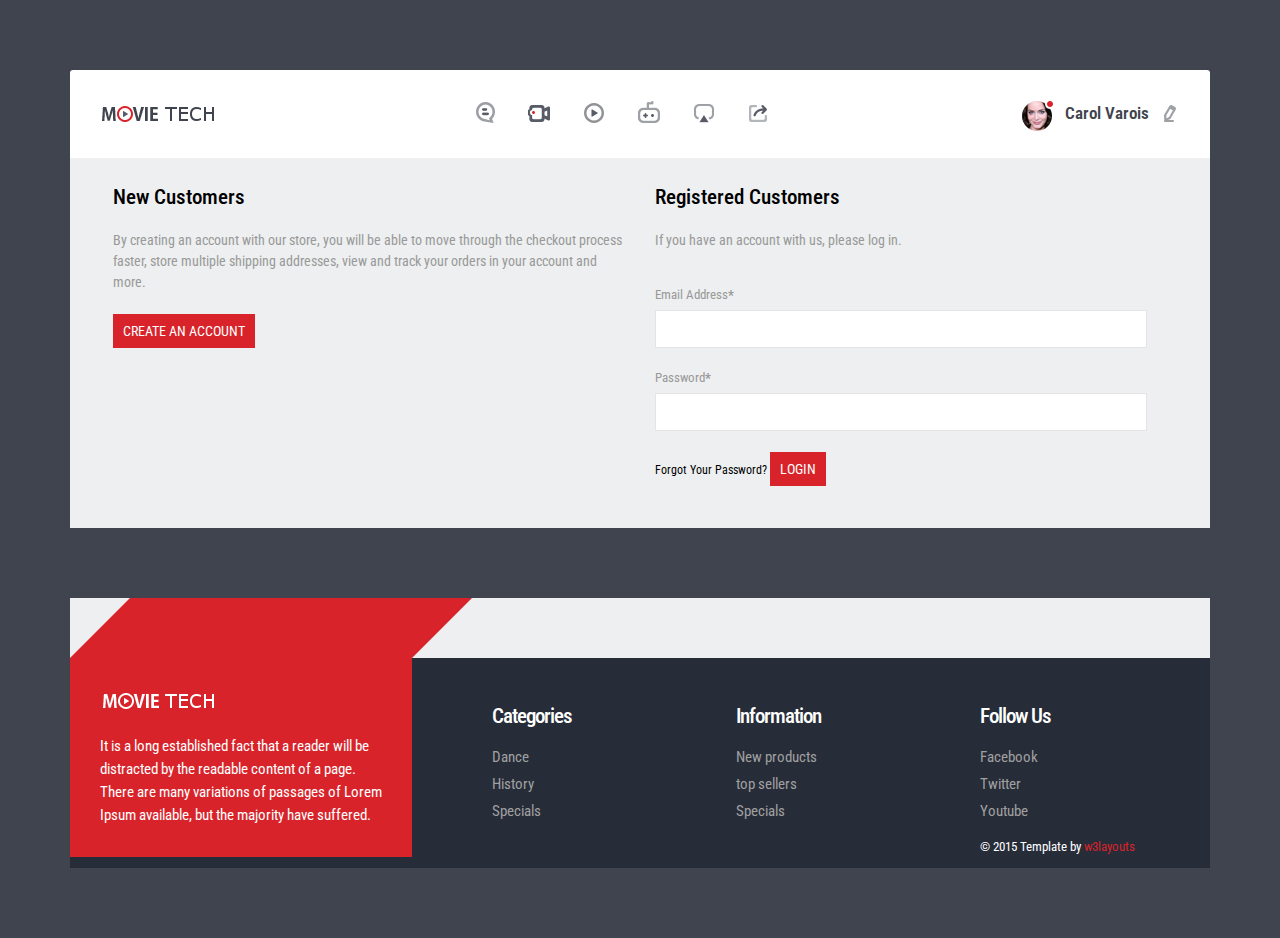
<file: public/login.html>
<!--A Design by W3layouts
Author: W3layout
Author URL: http://w3layouts.com
License: Creative Commons Attribution 3.0 Unported
License URL: http://creativecommons.org/licenses/by/3.0/
-->
<!DOCTYPE HTML>
<html>
<head>
<title>Movie_store A Entertainment Category Flat Bootstarp Resposive Website Template | Login :: w3layouts</title>
<meta name="viewport" content="width=device-width, initial-scale=1">
<meta http-equiv="Content-Type" content="text/html; charset=utf-8" />
<meta name="keywords" content="Movie_store Responsive web template, Bootstrap Web Templates, Flat Web Templates, Andriod Compatible web template, 
Smartphone Compatible web template, free webdesigns for Nokia, Samsung, LG, SonyErricsson, Motorola web design" />
<script type="application/x-javascript"> addEventListener("load", function() { setTimeout(hideURLbar, 0); }, false); function hideURLbar(){ window.scrollTo(0,1); } </script>
<link href="css/bootstrap.css" rel='stylesheet' type='text/css' />
<link href="css/style.css" rel="stylesheet" type="text/css" media="all" />
<!-- start plugins -->
<script type="text/javascript" src="js/jquery-1.11.1.min.js"></script>
<link href='http://fonts.googleapis.com/css?family=Roboto+Condensed:100,200,300,400,500,600,700,800,900' rel='stylesheet' type='text/css'>
</head>
<body>
<div class="container">
	<div class="container_wrap">
		<div class="header_top">
		    <div class="col-sm-3 logo"><a href="index.html"><img src="images/logo.png" alt=""/></a></div>
		    <div class="col-sm-6 nav">
			  <ul>
				 <li> <span class="simptip-position-bottom simptip-movable" data-tooltip="comic"><a href="movie.html"> </a></span></li>
				 <li><span class="simptip-position-bottom simptip-movable" data-tooltip="movie"><a href="movie.html"> </a> </span></li>
				 <li><span class="simptip-position-bottom simptip-movable" data-tooltip="video"><a href="movie.html"> </a></span></li>
				 <li><span class="simptip-position-bottom simptip-movable" data-tooltip="game"><a href="movie.html"> </a></span></li>
				 <li><span class="simptip-position-bottom simptip-movable" data-tooltip="tv"><a href="movie.html"> </a></span></li>
				 <li><span class="simptip-position-bottom simptip-movable" data-tooltip="more"><a href="movie.html"> </a></span></li>
			 </ul>
			</div>
			<div class="col-sm-3 header_right">
			   <ul class="header_right_box">
				 <li><img src="images/p1.png" alt=""/></li>
				 <li><p><a href="login.html">Carol Varois</a></p></li>
				 <li class="last"><i class="edit"> </i></li>
				 <div class="clearfix"> </div>
			   </ul>
			</div>
			<div class="clearfix"> </div>
	      </div>
	      <div class="content">
      	     <div class="register">
			   <div class="col-md-6 login-left">
			  	 <h3>New Customers</h3>
				 <p>By creating an account with our store, you will be able to move through the checkout process faster, store multiple shipping addresses, view and track your orders in your account and more.</p>
				 <a class="acount-btn" href="register.html">Create an Account</a>
			   </div>
			   <div class="col-md-6 login-right">
			  	<h3>Registered Customers</h3>
				<p>If you have an account with us, please log in.</p>
				<form>
				  <div>
					<span>Email Address<label>*</label></span>
					<input type="text"> 
				  </div>
				  <div>
					<span>Password<label>*</label></span>
					<input type="text"> 
				  </div>
				  <a class="forgot" href="#">Forgot Your Password?</a>
				  <input type="submit" value="Login">
			    </form>
			   </div>	
			   <div class="clearfix"> </div>
		     </div>
           </div>
    </div>
</div>
<div class="container"> 
 <footer id="footer">
 	<div id="footer-3d">
		<div class="gp-container">
			<span class="first-widget-bend"> </span>
		</div>		
	</div>
    <div id="footer-widgets" class="gp-footer-larger-first-col">
		<div class="gp-container">
            <div class="footer-widget footer-1">
            	<div class="wpb_wrapper">
					<img src="images/f_logo.png" alt=""/>
				</div> 
	          <br>
	          <p>It is a long established fact that a reader will be distracted by the readable content of a page.</p>
			  <p class="text">There are many variations of passages of Lorem Ipsum available, but the majority have suffered.</p>
			 </div>
			 <div class="footer_box">
			  <div class="col_1_of_3 span_1_of_3">
					<h3>Categories</h3>
					<ul class="first">
						<li><a href="#">Dance</a></li>
						<li><a href="#">History</a></li>
						<li><a href="#">Specials</a></li>
					</ul>
		     </div>
		     <div class="col_1_of_3 span_1_of_3">
					<h3>Information</h3>
					<ul class="first">
						<li><a href="#">New products</a></li>
						<li><a href="#">top sellers</a></li>
						<li><a href="#">Specials</a></li>
					</ul>
		     </div>
		     <div class="col_1_of_3 span_1_of_3">
					<h3>Follow Us</h3>
					<ul class="first">
						<li><a href="#">Facebook</a></li>
						<li><a href="#">Twitter</a></li>
						<li><a href="#">Youtube</a></li>
					</ul>
					<div class="copy">
				      <p>&copy; 2015 Template by <a href="http://w3layouts.com" target="_blank"> w3layouts</a></p>
			        </div>
		     </div>
		    <div class="clearfix"> </div>
	        </div>
	        <div class="clearfix"> </div>
		</div>
	</div>
  </footer>
</div>		
</body>
</html>
</file>
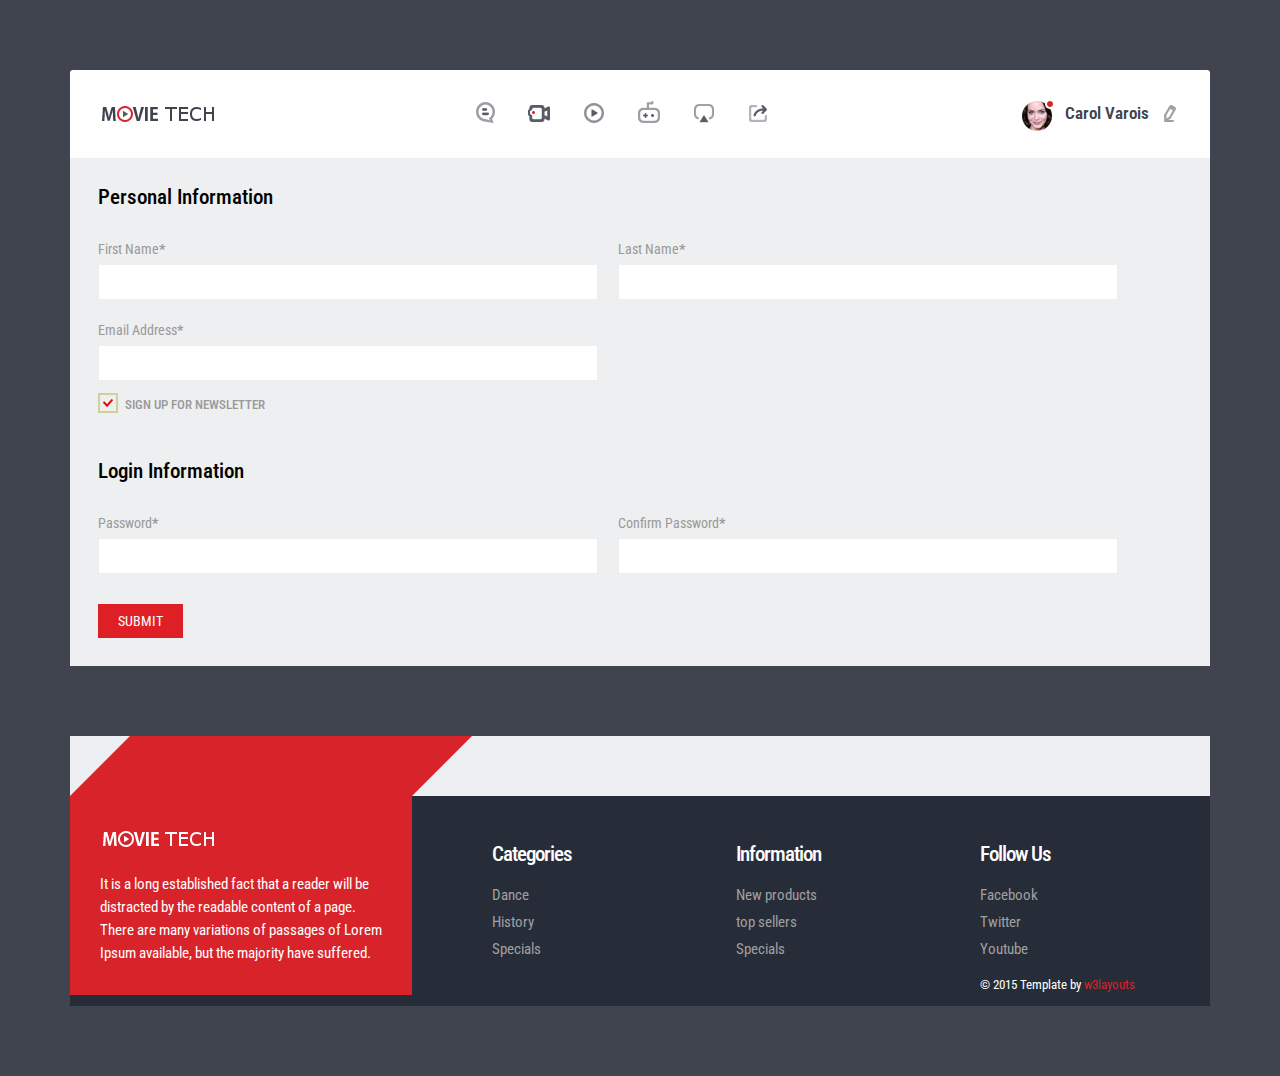
<file: public/register.html>
<!--A Design by W3layouts
Author: W3layout
Author URL: http://w3layouts.com
License: Creative Commons Attribution 3.0 Unported
License URL: http://creativecommons.org/licenses/by/3.0/
-->
<!DOCTYPE HTML>
<html>
<head>
<title>Movie_store A Entertainment Category Flat Bootstarp Resposive Website Template | Register :: w3layouts</title>
<meta name="viewport" content="width=device-width, initial-scale=1">
<meta http-equiv="Content-Type" content="text/html; charset=utf-8" />
<meta name="keywords" content="Movie_store Responsive web template, Bootstrap Web Templates, Flat Web Templates, Andriod Compatible web template, 
Smartphone Compatible web template, free webdesigns for Nokia, Samsung, LG, SonyErricsson, Motorola web design" />
<script type="application/x-javascript"> addEventListener("load", function() { setTimeout(hideURLbar, 0); }, false); function hideURLbar(){ window.scrollTo(0,1); } </script>
<link href="css/bootstrap.css" rel='stylesheet' type='text/css' />
<link href="css/style.css" rel="stylesheet" type="text/css" media="all" />
<!-- start plugins -->
<script type="text/javascript" src="js/jquery-1.11.1.min.js"></script>
<link href='http://fonts.googleapis.com/css?family=Roboto+Condensed:100,200,300,400,500,600,700,800,900' rel='stylesheet' type='text/css'>
</head>
<body>
<div class="container">
	<div class="container_wrap">
		<div class="header_top">
		    <div class="col-sm-3 logo"><a href="index.html"><img src="images/logo.png" alt=""/></a></div>
		    <div class="col-sm-6 nav">
			  <ul>
				 <li> <span class="simptip-position-bottom simptip-movable" data-tooltip="comic"><a href="movie.html"> </a></span></li>
				 <li><span class="simptip-position-bottom simptip-movable" data-tooltip="movie"><a href="movie.html"> </a> </span></li>
				 <li><span class="simptip-position-bottom simptip-movable" data-tooltip="video"><a href="movie.html"> </a></span></li>
				 <li><span class="simptip-position-bottom simptip-movable" data-tooltip="game"><a href="movie.html"> </a></span></li>
				 <li><span class="simptip-position-bottom simptip-movable" data-tooltip="tv"><a href="movie.html"> </a></span></li>
				 <li><span class="simptip-position-bottom simptip-movable" data-tooltip="more"><a href="movie.html"> </a></span></li>
			 </ul>
			</div>
			<div class="col-sm-3 header_right">
			   <ul class="header_right_box">
				 <li><img src="images/p1.png" alt=""/></li>
				 <li><p><a href="login.html">Carol Varois</a></p></li>
				 <li class="last"><i class="edit"> </i></li>
				 <div class="clearfix"> </div>
			   </ul>
			</div>
			<div class="clearfix"> </div>
	      </div>
	      <div class="content">
      	     <div class="register">
		  	  <form> 
				 <div class="register-top-grid">
					<h3>Personal Information</h3>
					 <div>
						<span>First Name<label>*</label></span>
						<input type="text"> 
					 </div>
					 <div>
						<span>Last Name<label>*</label></span>
						<input type="text"> 
					 </div>
					 <div>
						 <span>Email Address<label>*</label></span>
						 <input type="text"> 
					 </div>
					 <div class="clearfix"> </div>
					   <a class="news-letter" href="#">
						 <label class="checkbox"><input type="checkbox" name="checkbox" checked=""><i> </i>Sign Up for Newsletter</label>
					   </a>
					 </div>
				     <div class="register-bottom-grid">
						    <h3>Login Information</h3>
							 <div>
								<span>Password<label>*</label></span>
								<input type="text">
							 </div>
							 <div>
								<span>Confirm Password<label>*</label></span>
								<input type="text">
							 </div>
							 <div class="clearfix"> </div>
					 </div>
				</form>
				<div class="clearfix"> </div>
				<div class="register-but">
				   <form>
					   <input type="submit" value="submit">
					   <div class="clearfix"> </div>
				   </form>
				</div>
		   </div>
           </div>
    </div>
</div>
<div class="container"> 
 <footer id="footer">
 	<div id="footer-3d">
		<div class="gp-container">
			<span class="first-widget-bend"> </span>
		</div>		
	</div>
    <div id="footer-widgets" class="gp-footer-larger-first-col">
		<div class="gp-container">
            <div class="footer-widget footer-1">
            	<div class="wpb_wrapper">
					<img src="images/f_logo.png" alt=""/>
				</div> 
	          <br>
	          <p>It is a long established fact that a reader will be distracted by the readable content of a page.</p>
			  <p class="text">There are many variations of passages of Lorem Ipsum available, but the majority have suffered.</p>
			 </div>
			 <div class="footer_box">
			  <div class="col_1_of_3 span_1_of_3">
					<h3>Categories</h3>
					<ul class="first">
						<li><a href="#">Dance</a></li>
						<li><a href="#">History</a></li>
						<li><a href="#">Specials</a></li>
					</ul>
		     </div>
		     <div class="col_1_of_3 span_1_of_3">
					<h3>Information</h3>
					<ul class="first">
						<li><a href="#">New products</a></li>
						<li><a href="#">top sellers</a></li>
						<li><a href="#">Specials</a></li>
					</ul>
		     </div>
		     <div class="col_1_of_3 span_1_of_3">
					<h3>Follow Us</h3>
					<ul class="first">
						<li><a href="#">Facebook</a></li>
						<li><a href="#">Twitter</a></li>
						<li><a href="#">Youtube</a></li>
					</ul>
					<div class="copy">
				      <p>&copy; 2015 Template by <a href="http://w3layouts.com" target="_blank"> w3layouts</a></p>
			        </div>
		     </div>
		    <div class="clearfix"> </div>
	        </div>
	        <div class="clearfix"> </div>
		</div>
	</div>
  </footer>
</div>		
</body>
</html>
</file>
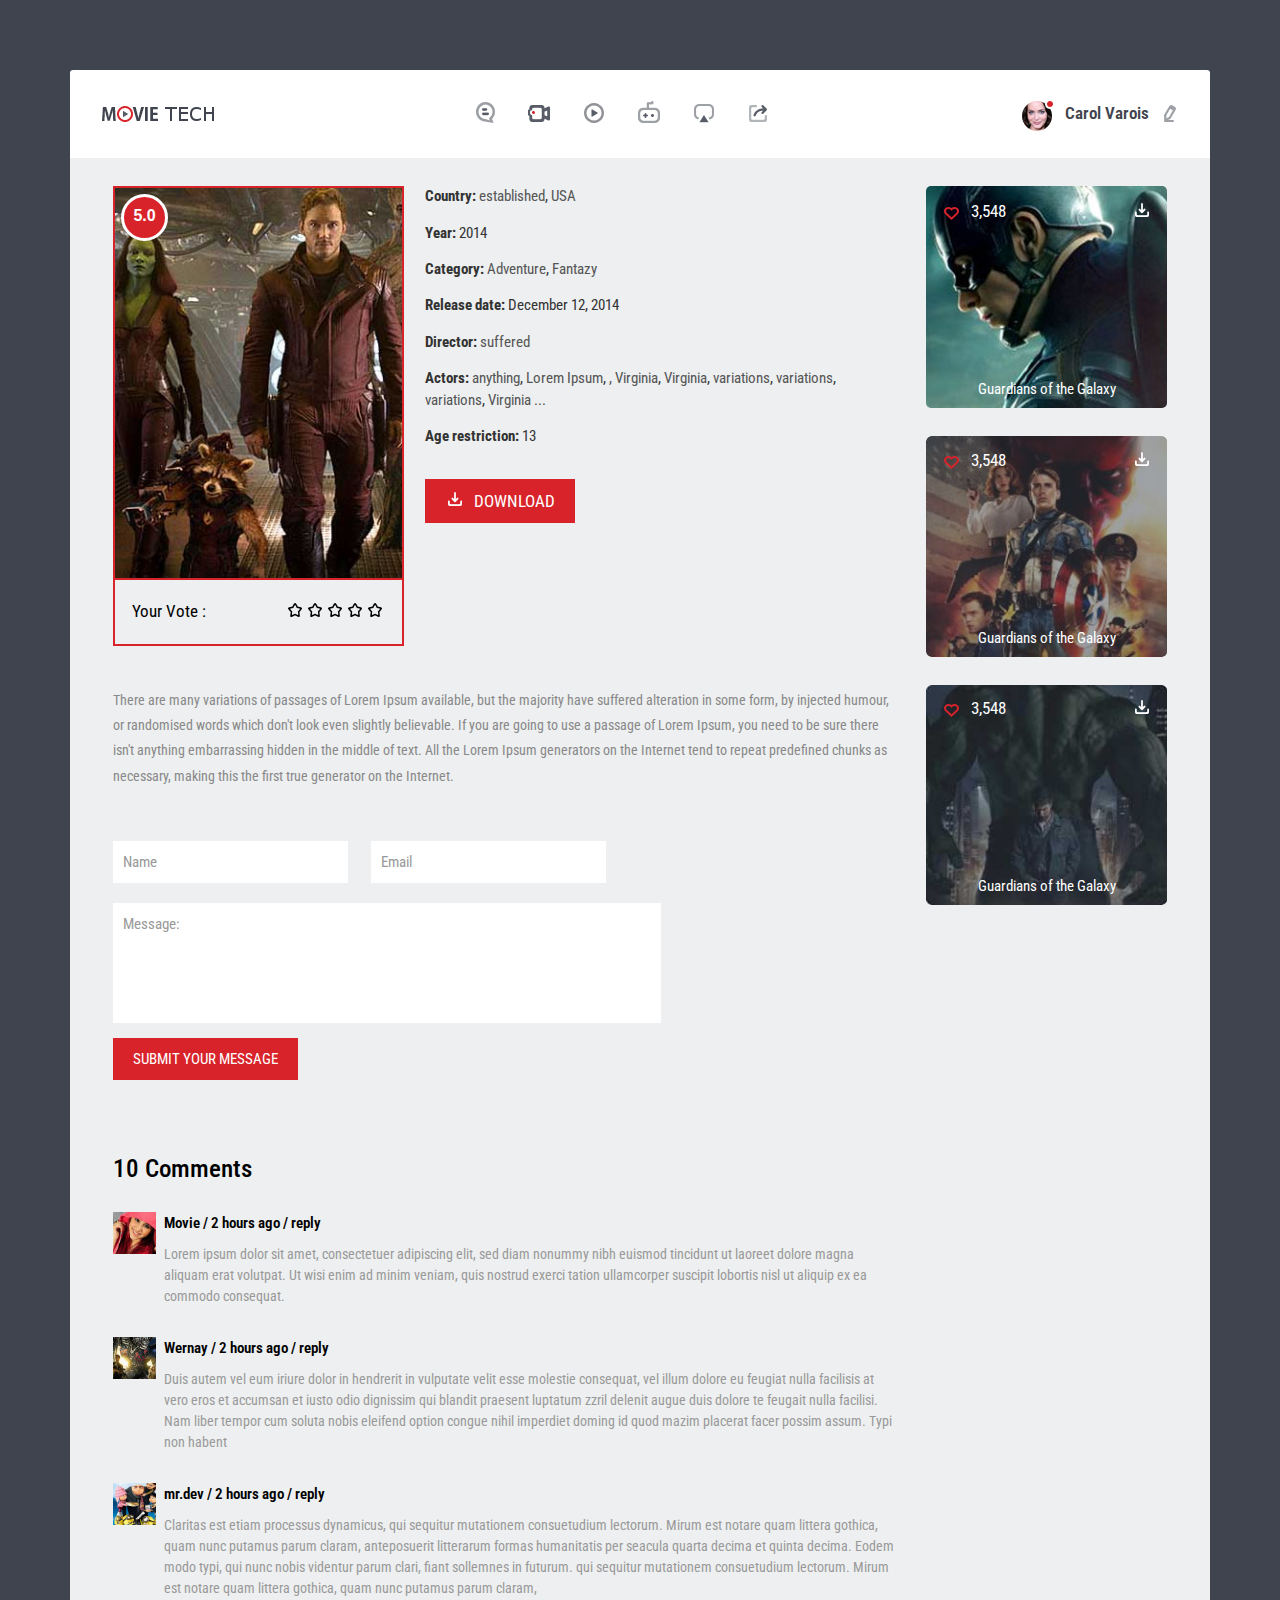
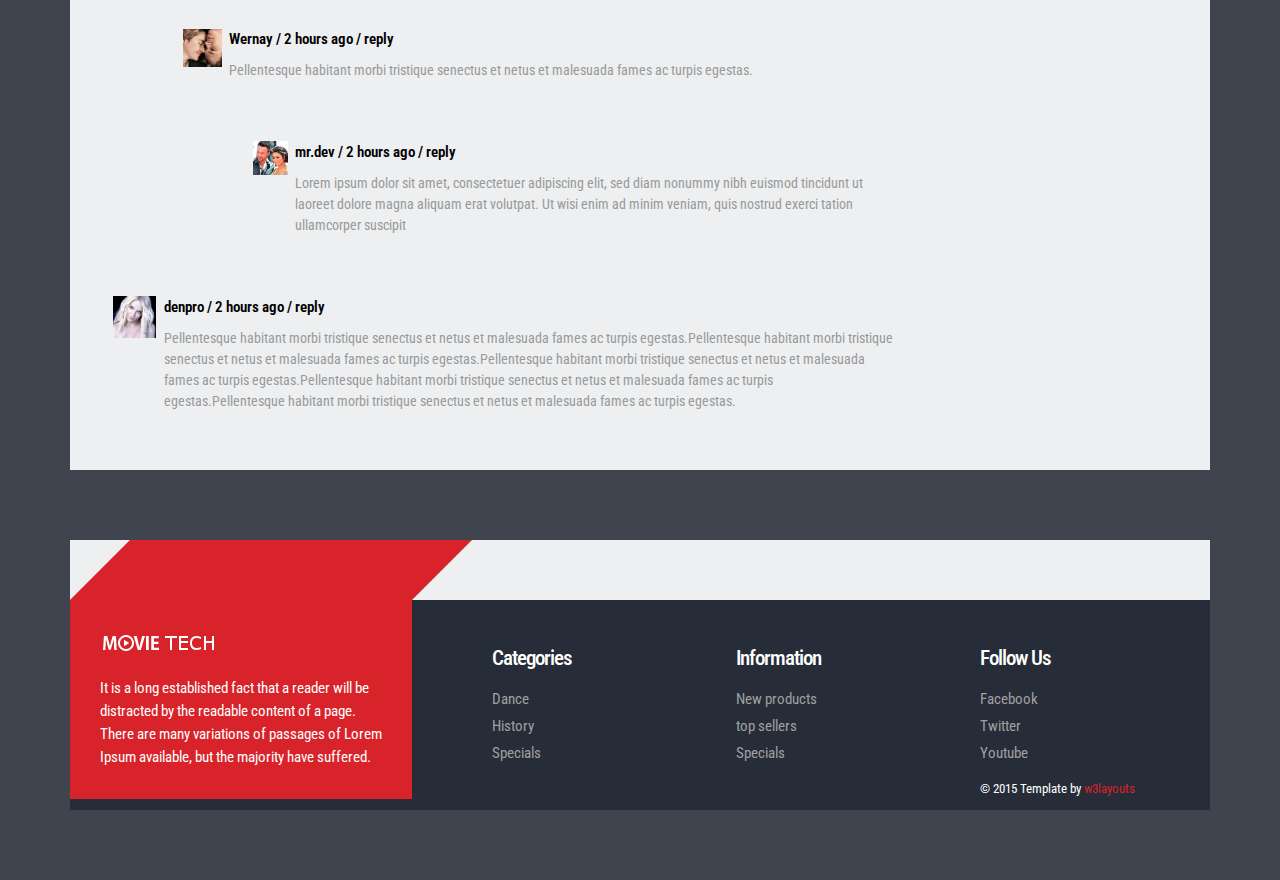
<file: public/single.html>
<!--A Design by W3layouts
Author: W3layout
Author URL: http://w3layouts.com
License: Creative Commons Attribution 3.0 Unported
License URL: http://creativecommons.org/licenses/by/3.0/
-->
<!DOCTYPE HTML>
<html>
<head>
<title>Movie_store A Entertainment Category Flat Bootstarp Resposive Website Template | Single :: w3layouts</title>
<meta name="viewport" content="width=device-width, initial-scale=1">
<meta http-equiv="Content-Type" content="text/html; charset=utf-8" />
<meta name="keywords" content="Movie_store Responsive web template, Bootstrap Web Templates, Flat Web Templates, Andriod Compatible web template, 
Smartphone Compatible web template, free webdesigns for Nokia, Samsung, LG, SonyErricsson, Motorola web design" />
<script type="application/x-javascript"> addEventListener("load", function() { setTimeout(hideURLbar, 0); }, false); function hideURLbar(){ window.scrollTo(0,1); } </script>
<link href="css/bootstrap.css" rel='stylesheet' type='text/css' />
<link href="css/style.css" rel="stylesheet" type="text/css" media="all" />
<!-- start plugins -->
<script type="text/javascript" src="js/jquery-1.11.1.min.js"></script>
<link href='http://fonts.googleapis.com/css?family=Roboto+Condensed:100,200,300,400,500,600,700,800,900' rel='stylesheet' type='text/css'>
</head>
<body>
<div class="container">
	<div class="container_wrap">
		<div class="header_top">
		    <div class="col-sm-3 logo"><a href="index.html"><img src="images/logo.png" alt=""/></a></div>
		    <div class="col-sm-6 nav">
			  <ul>
				 <li> <span class="simptip-position-bottom simptip-movable" data-tooltip="comic"><a href="movie.html"> </a></span></li>
				 <li><span class="simptip-position-bottom simptip-movable" data-tooltip="movie"><a href="movie.html"> </a> </span></li>
				 <li><span class="simptip-position-bottom simptip-movable" data-tooltip="video"><a href="movie.html"> </a></span></li>
				 <li><span class="simptip-position-bottom simptip-movable" data-tooltip="game"><a href="movie.html"> </a></span></li>
				 <li><span class="simptip-position-bottom simptip-movable" data-tooltip="tv"><a href="movie.html"> </a></span></li>
				 <li><span class="simptip-position-bottom simptip-movable" data-tooltip="more"><a href="movie.html"> </a></span></li>
			 </ul>
			</div>
			<div class="col-sm-3 header_right">
			   <ul class="header_right_box">
				 <li><img src="images/p1.png" alt=""/></li>
				 <li><p><a href="login.html">Carol Varois</a></p></li>
				 <li class="last"><i class="edit"> </i></li>
				 <div class="clearfix"> </div>
			   </ul>
			</div>
			<div class="clearfix"> </div>
	      </div>
	   <div class="content">
      	   <div class="movie_top">
      	         <div class="col-md-9 movie_box">
                        <div class="grid images_3_of_2">
                        	<div class="movie_image">
                                <span class="movie_rating">5.0</span>
                                <img src="images/single.jpg" class="img-responsive" alt=""/>
                            </div>
                            <div class="movie_rate">
                            	<div class="rating_desc"><p>Your Vote :</p></div>
                            	<form action="" class="sky-form">
							     <fieldset>					
								   <section>
								     <div class="rating">
										<input type="radio" name="stars-rating" id="stars-rating-5">
										<label for="stars-rating-5"><i class="icon-star"></i></label>
										<input type="radio" name="stars-rating" id="stars-rating-4">
										<label for="stars-rating-4"><i class="icon-star"></i></label>
										<input type="radio" name="stars-rating" id="stars-rating-3">
										<label for="stars-rating-3"><i class="icon-star"></i></label>
										<input type="radio" name="stars-rating" id="stars-rating-2">
										<label for="stars-rating-2"><i class="icon-star"></i></label>
										<input type="radio" name="stars-rating" id="stars-rating-1">
										<label for="stars-rating-1"><i class="icon-star"></i></label>
									 </div>
								  </section>
							    </fieldset>
						  	   </form>
						  	   <div class="clearfix"> </div>
                            </div>
                        </div>
                        <div class="desc1 span_3_of_2">
                        	<p class="movie_option"><strong>Country: </strong><a href="#">established</a>, <a href="#">USA</a></p>
                        	<p class="movie_option"><strong>Year: </strong>2014</p>
                        	<p class="movie_option"><strong>Category: </strong><a href="#">Adventure</a>, <a href="#">Fantazy</a></p>
                        	<p class="movie_option"><strong>Release date: </strong>December 12, 2014</p>
                        	<p class="movie_option"><strong>Director: </strong><a href="#">suffered </a></p>
                        	<p class="movie_option"><strong>Actors: </strong><a href="#">anything</a>, <a href="#">Lorem Ipsum</a>, <a href="#" discovered</a>, <a href="#"> Virginia</a>, <a href="#"> Virginia</a>, <a href="#">variations</a>, <a href="#">variations</a>, <a href="#">variations</a>, <a href="#"> Virginia</a> <a href="#">...</a></p>
                            <p class="movie_option"><strong>Age restriction: </strong>13</p> 
                            <div class="down_btn"><a class="btn1" href="#"><span> </span>Download</a></div>
                         </div>
                        <div class="clearfix"> </div>
                        <p class="m_4">There are many variations of passages of Lorem Ipsum available, but the majority have suffered alteration in some form, by injected humour, or randomised words which don't look even slightly believable. If you are going to use a passage of Lorem Ipsum, you need to be sure there isn't anything embarrassing hidden in the middle of text. All the Lorem Ipsum generators on the Internet tend to repeat predefined chunks as necessary, making this the first true generator on the Internet.</p>
		                <form method="post" action="contact-post.html">
							<div class="to">
		                     	<input type="text" class="text" value="Name" onfocus="this.value = '';" onblur="if (this.value == '') {this.value = 'Name';}">
							 	<input type="text" class="text" value="Email" onfocus="this.value = '';" onblur="if (this.value == '') {this.value = 'Email';}" style="margin-left:3%">
							</div>
							<div class="text">
			                   <textarea value="Message:" onfocus="this.value = '';" onblur="if (this.value == '') {this.value = 'Message';}">Message:</textarea>
			                </div>
			                <div class="form-submit1">
					           <input name="submit" type="submit" id="submit" value="Submit Your Message"><br>
					        </div>
							<div class="clearfix"></div>
                 		</form>
		                <div class="single">
		                <h1>10 Comments</h1>
		                <ul class="single_list">
					        <li>
					            <div class="preview"><a href="#"><img src="images/2.jpg" class="img-responsive" alt=""></a></div>
					            <div class="data">
					                <div class="title">Movie  /  2 hours ago  /  <a href="#">reply</a></div>
					                <p>Lorem ipsum dolor sit amet, consectetuer adipiscing elit, sed diam nonummy nibh euismod tincidunt ut laoreet dolore magna aliquam erat volutpat. Ut wisi enim ad minim veniam, quis nostrud exerci tation ullamcorper suscipit lobortis nisl ut aliquip ex ea commodo consequat.</p>
					            </div>
					            <div class="clearfix"></div>
					        </li>
					         <li>
					            <div class="preview"><a href="#"><img src="images/3.jpg" class="img-responsive" alt=""></a></div>
					            <div class="data">
					                <div class="title">Wernay  /  2 hours ago  /  <a href="#">reply</a></div>
					                <p>Duis autem vel eum iriure dolor in hendrerit in vulputate velit esse molestie consequat, vel illum dolore eu feugiat nulla facilisis at vero eros et accumsan et iusto odio dignissim qui blandit praesent luptatum zzril delenit augue duis dolore te feugait nulla facilisi. Nam liber tempor cum soluta nobis eleifend option congue nihil imperdiet doming id quod mazim placerat facer possim assum. Typi non habent </p>
					            </div>
					            <div class="clearfix"></div>
					        </li>
					         <li>
					            <div class="preview"><a href="#"><img src="images/4.jpg" class="img-responsive" alt=""></a></div>
					            <div class="data">
					                <div class="title">mr.dev  /  2 hours ago  /  <a href="#">reply</a></div>
					                <p>Claritas est etiam processus dynamicus, qui sequitur mutationem consuetudium lectorum. Mirum est notare quam littera gothica, quam nunc putamus parum claram, anteposuerit litterarum formas humanitatis per seacula quarta decima et quinta decima. Eodem modo typi, qui nunc nobis videntur parum clari, fiant sollemnes in futurum. qui sequitur mutationem consuetudium lectorum. Mirum est notare quam littera gothica, quam nunc putamus parum claram,</p>
					            </div>
					           <div class="clearfix"></div>
					        </li>
					     	<li class="middle">
					            <div class="preview"><a href="#"><img src="images/5.jpg" class="img-responsive" alt=""></a></div>
					            <div class="data-middle">
					                <div class="title">Wernay  /  2 hours ago  /  <a href="#">reply</a></div>
					                <p>Pellentesque habitant morbi tristique senectus et netus et malesuada fames ac turpis egestas.</p>
					            </div>
					            <div class="clearfix"></div>
					        </li>
					        <li class="last-comment">
					            <div class="preview"><a href="#"><img src="images/6.jpg" class="img-responsive" alt=""></a></div>
					            <div class="data-last">
					                <div class="title">mr.dev  /  2 hours ago  /  <a href="#">reply</a></div>
					                <p>Lorem ipsum dolor sit amet, consectetuer adipiscing elit, sed diam nonummy nibh euismod tincidunt ut laoreet dolore magna aliquam erat volutpat. Ut wisi enim ad minim veniam, quis nostrud exerci tation ullamcorper suscipit </p>
					            </div>
					            <div class="clearfix"></div>
					        </li>
					         <li>
					            <div class="preview"><a href="#"><img src="images/7.jpg" class="img-responsive" alt=""></a></div>
					            <div class="data">
					                <div class="title">denpro  /  2 hours ago  /  <a href="#">reply</a></div>
					                <p>Pellentesque habitant morbi tristique senectus et netus et malesuada fames ac turpis egestas.Pellentesque habitant morbi tristique senectus et netus et malesuada fames ac turpis egestas.Pellentesque habitant morbi tristique senectus et netus et malesuada fames ac turpis egestas.Pellentesque habitant morbi tristique senectus et netus et malesuada fames ac turpis egestas.Pellentesque habitant morbi tristique senectus et netus et malesuada fames ac turpis egestas.</p>
					            </div>
					            <div class="clearfix"></div>
					        </li>
			  			</ul>
                      </div>
                      </div>
                      <div class="col-md-3">
                      	<div class="movie_img"><div class="grid_2">
							<img src="images/pic6.jpg" class="img-responsive" alt="">
							<div class="caption1">
									<ul class="list_5 list_7">
							    		<li><i class="icon5"> </i><p>3,548</p></li>
							    	</ul>
							    	<i class="icon4 icon6 icon7"> </i>
							    	<p class="m_3">Guardians of the Galaxy</p>
							</div>
						    </div>
						   </div>
                      	  <div class="grid_2 col_1">
							<img src="images/pic2.jpg" class="img-responsive" alt="">
							<div class="caption1">
								<ul class="list_3 list_7">
						    		<li><i class="icon5"> </i><p>3,548</p></li>
						    	</ul>
						    	<i class="icon4 icon7"> </i>
						    	<p class="m_3">Guardians of the Galaxy</p>
							</div>
						   </div>
						    <div class="grid_2 col_1">
							<img src="images/pic9.jpg" class="img-responsive" alt="">
							<div class="caption1">
								<ul class="list_3 list_7">
						    		<li><i class="icon5"> </i><p>3,548</p></li>
						    	</ul>
						    	<i class="icon4 icon7"> </i>
						    	<p class="m_3">Guardians of the Galaxy</p>
							</div>
						   </div>
		               </div> 
                      <div class="clearfix"> </div>
                  </div>
           </div>
    </div>
</div>
<div class="container"> 
 <footer id="footer">
 	<div id="footer-3d">
		<div class="gp-container">
			<span class="first-widget-bend"> </span>
		</div>		
	</div>
    <div id="footer-widgets" class="gp-footer-larger-first-col">
		<div class="gp-container">
            <div class="footer-widget footer-1">
            	<div class="wpb_wrapper">
					<img src="images/f_logo.png" alt=""/>
				</div> 
	          <br>
	          <p>It is a long established fact that a reader will be distracted by the readable content of a page.</p>
			  <p class="text">There are many variations of passages of Lorem Ipsum available, but the majority have suffered.</p>
			 </div>
			 <div class="footer_box">
			  <div class="col_1_of_3 span_1_of_3">
					<h3>Categories</h3>
					<ul class="first">
						<li><a href="#">Dance</a></li>
						<li><a href="#">History</a></li>
						<li><a href="#">Specials</a></li>
					</ul>
		     </div>
		     <div class="col_1_of_3 span_1_of_3">
					<h3>Information</h3>
					<ul class="first">
						<li><a href="#">New products</a></li>
						<li><a href="#">top sellers</a></li>
						<li><a href="#">Specials</a></li>
					</ul>
		     </div>
		     <div class="col_1_of_3 span_1_of_3">
					<h3>Follow Us</h3>
					<ul class="first">
						<li><a href="#">Facebook</a></li>
						<li><a href="#">Twitter</a></li>
						<li><a href="#">Youtube</a></li>
					</ul>
					<div class="copy">
				      <p>&copy; 2015 Template by <a href="http://w3layouts.com" target="_blank"> w3layouts</a></p>
			        </div>
		     </div>
		    <div class="clearfix"> </div>
	        </div>
	        <div class="clearfix"> </div>
		</div>
	</div>
  </footer>
</div>		
</body>
</html>
</file>
<file: public/css/style.css>
/*
Author: W3layout
Author URL: http://w3layouts.com
License: Creative Commons Attribution 3.0 Unported
License URL: http://creativecommons.org/licenses/by/3.0/
*/
h4, h5, h6,
h1, h2, h3 {margin-top: 0;}
ul, ol {margin: 0;}
p {margin: 0;}
html, body{
	font-family: 'Roboto Condensed', sans-serif;
	background:#3f444e;
}
body a{
	transition:0.5s all;
	-webkit-transition:0.5s all;
	-moz-transition:0.5s all;
	-o-transition:0.5s all;
	-ms-transition:0.5s all;
}
.container_wrap{
	padding:5em 0;
}
.header_top{
	background: #fff;
padding:2em 1em 1.8em;
border-top-left-radius: 3px;
-webkit-border-top-left-radius: 3px;
-moz-border-top-left-radius: 3px;
-o-border-top-left-radius: 3px;
border-top-right-radius: 3px;
-webkit-border-top-right-radius: 3px;
-moz-border-top-right-radius: 3px;
-o-border-top-right-radius: 3px;
}
.logo{
	margin-top: 4px;
}
/*---social-icons-----*/
.nav {
	text-align:center;
	
}
.nav ul{
	padding:0;
	margin:0;
	list-style:none;
}
.nav li{
	
	margin: 0px 4% 0px 0;
	display:inline-block;
}
.nav li a {
	height:30px;
	width:30px;
	display: block;
}
.nav li a:hover {
	zoom: 1;
	filter: alpha(opacity=50);
	opacity: 0.8;
	-webkit-transition: opacity .15s ease-in-out;
	-moz-transition: opacity .15s ease-in-out;
	-ms-transition: opacity .15s ease-in-out;
	-o-transition: opacity .15s ease-in-out;
	transition: opacity .15s ease-in-out;
}
/*--------social simptip--------*/
[data-tooltip] {
	position: relative;
	display: inline-block;
}
[data-tooltip].simptip-position-bottom:before {
	border-bottom-color:#d8232a;
}
[data-tooltip].simptip-position-bottom:after {
	background-color:#d8232a;
	color:#fff;
	border-radius: 5px;
	-webkit-border-radius: 5px;
	-moz-border-radius: 5px;
	-o-border-radius: 5px;
}
[data-tooltip]:before {
	content: '';
	position: absolute;
	border-width: 6px;
	border-style: solid;
	border-color: rgba(0, 0, 0, 0);
}
[data-tooltip]:before, [data-tooltip]:after {
	position: absolute;
	visibility: hidden;
	opacity: 0;
	z-index: 999999;
}
[data-tooltip]:after {
	height:25px;
	padding:7px 12px 0;
	font-size: 13px;
	line-height: 11px;
	content: attr(data-tooltip);
	white-space: nowrap;
	text-transform:uppercase;
}
[data-tooltip]:hover, [data-tooltip]:focus {
	background-color: rgba(0, 0, 0, 0);
}
[data-tooltip]:hover:before, [data-tooltip]:hover:after, [data-tooltip]:focus:before, [data-tooltip]:focus:after {
	visibility: visible;
	opacity: 1;
}
.simptip-position-bottom.simptip-movable:before {
	margin-top: -15px;
}
.simptip-position-bottom.simptip-movable:after {
	margin-top: -3px;
}
.simptip-position-bottom:before, .simptip-position-bottom:after, .simptip-position-top:before, .simptip-position-top:after {
	left: 32%;
}
.simptip-position-bottom:before, .simptip-position-bottom:after {
	top: 140%;
}
.simptip-position-bottom:after, .simptip-position-top:after {
	margin-left: -18px;
}
.simptip-position-right.simptip-movable:before, .simptip-position-right.simptip-movable:after, .simptip-position-left.simptip-movable:before, .simptip-position-left.simptip-movable:after, .simptip-position-top.simptip-movable:before, .simptip-position-top.simptip-movable:after, .simptip-position-bottom.simptip-movable:before, .simptip-position-bottom.simptip-movable:after {
	-webkit-transition: all .1s linear;
	-moz-transition: all .1s linear;
	-o-transition: all .1s linear;
	-ms-transition: all .1s linear;
	transition: all .1s linear;
}
.simptip-position-bottom.simptip-movable:hover:before, .simptip-position-bottom.simptip-movable:hover:after {
	-webkit-transform: translateY(10px);
	-moz-transform: translateY(10px);
	-ms-transform: translateY(10px);
	-o-transform: translateY(10px);
	transform: translateY(10px);
}
/*------------end social simptip----------------*/
.nav li:nth-child(1) a{
	background: url(../images/img_sprite.png) -7px -9px;
}
.nav li:nth-child(2) a{
	background: url(../images/img_sprite.png) -49px -8px;
}
.nav li:nth-child(3) a{
	background: url(../images/img_sprite.png) -90px -9px;
}
.nav li:nth-child(4) a{
	background: url(../images/img_sprite.png) -130px -8px;
}
.nav li:nth-child(5) a{
	background: url(../images/img_sprite.png) -175px -9px;
}
.nav li:nth-child(6) a{
	background: url(../images/img_sprite.png) -216px -9px;
}
ul.header_right_box{
	padding:0;
	margin: 0 0 0 33%;
	list-style:none;
	
}
ul.header_right_box li{
	float: left;
	margin: 0 3%;
}
ul.header_right_box li p{
	font-size:1.2em;
font-weight: 600;

margin-top: 4px;
}
ul.header_right_box li p a{
	color:#3f444e;
}
ul.header_right_box li p a:hover{
	text-decoration:none;
	color:#d8232a;
}
i.edit{
	width: 20px;
	height: 25px;
	background: url(../images/img_sprite.png) -258px -9px;
	display: inline-block;
}
ul.header_right_box li.last{
	margin-right:0;
}
/*--slider--*/
/*--- slider-css --*/
.slider {
	position: relative;
}
.rslides {
  position: relative;
  list-style: none;
  overflow: hidden;
  width: 100%;
  padding: 0;
  margin: 0;
}
.rslides li {
  -webkit-backface-visibility: hidden;
  position: absolute;
  display: none;
  width: 100%;
  left: 0;
  top: 0;
}
.rslides li:first-child {
  position: relative;
  display: block;
  float: left;
}
.rslides img {
  display: block;
  height: auto;
  float: left;
  width: 100%;
  border: 0;
}
.caption{
	width: 56%;
	position: absolute;
	top: 35%;
	left: 20%;
	text-align:center;
}
.caption h3{
	color: #FFF;
	font-weight: 700;
	font-size: 1.8em;
	text-transform: uppercase;
}
.caption p{
	color: #FFF;
	line-height: 1.5em;
	font-size: 0.875em;
	text-align: center;
	margin:1em 0 1.5em 0;
}
a.morebtn{
	background:#3D3D3D;
	padding:0.8em 0;
	display:block;
	font-size:0.875em;
	text-transform:uppercase;
	color:#FFF;
	width:20%;
	margin:0 auto;
	transition:0.5s all ease;
	-webkit-transition:0.5s all ease;
	-moz-transition:0.5s all ease;
	-o-transition:0.5s all ease;
	-ms-transition:0.5s all ease;
}
a.morebtn:hover{
	background:#585686;
}
.callbacks_tabs a:after {
	content: "\f111";
	font-size: 0;
	font-family: FontAwesome;
	visibility: visible;
	display: block;
	height: 12px;
	width: 12px;
	display: inline-block;
	background:#fff;
	border-radius:50px;
}
.callbacks_here a:after{
	border: 2px solid #fd926d;
}
.callbacks_tabs a{
	visibility:hidden;
}
.callbacks_tabs li{
	
}
ul.callbacks_tabs.callbacks1_tabs {
	position: absolute;
	bottom:50%;
	z-index: 999;
	left:0px;
	list-style: none;
}
.callbacks_nav {
  position: absolute;
  -webkit-tap-highlight-color: rgba(0,0,0,0);
  top: 50%;
  left: 0;
  opacity: 0.7;
  z-index: 3;
  text-indent: -9999px;
  overflow: hidden;
  text-decoration: none;
  height:117px;
  width:30px;
  background: transparent url("../images/arrows.png") no-repeat left top;
  margin-top: -45px;
  }
.callbacks_nav.next {
  left: auto;
  background-position: right top;
  right: 0;
 }
/*-- responsive-mediaquries --*/
@media(max-width:1024px){
	.caption {
		width: 63%;
		top: 31%;
		left: 19%;
	}
}
@media(max-width:768px){
	.caption {
		width: 70%;
		top: 22%;
		left: 13%;
	}
	.caption h3{
		font-size:1.5em;
	}
	a.morebtn {
		width: 26%;
	}
	.callbacks_nav {
	  	top: 55%;
	 }
}
@media(max-width:640px){
	.caption {
		width: 70%;
		top: 12%;
		left: 13%;
	}
	.caption h3{
		font-size:1.5em;
	}
	a.morebtn {
		width: 30%;
	}
	.callbacks_tabs a:after {
		height: 10px;
		width: 10px;
	}
}
@media(max-width:480px){
	.caption {
		width: 70%;
		top: 14%;
		left: 13%;
	}
	.callbacks_nav {
	  	top: 60%;
	 }
	.caption p{
		height:25px;
		overflow:hidden;
		margin:0.5em 0;
	}
	.caption h3{
		font-size:1.4em;
	}
	a.morebtn {
		width: 40%;
		font-size:0.8em;
	}
	.callbacks_tabs a:after {
		height:4px;
		width: 4px;
	}
	ul.callbacks_tabs.callbacks1_tabs {
		
	}
}
@media(max-width:320px){
	.caption {
		width: 70%;
		top: 14%;
		left: 13%;
	}
	.callbacks_nav {
	  	top: 63%;
	 }
	.caption p{
		height:25px;
		overflow:hidden;
		margin:0.2em 0;
	}
	.caption h3{
		font-size:1em;
	}
	a.morebtn {
		width: 50%;
		font-size: 0.8em;
		padding:0.6em 0.5em; 
	}
	.callbacks_tabs a:after {
		height:4px;
		width: 4px;
	}
	ul.callbacks_tabs.callbacks1_tabs {
		bottom: 10px;
		left: 4px;
	}
}
.button {
display: block;
z-index: 2;
text-shadow: none;
margin: 0;
max-width: none;
position: absolute;
top:58%;
right:15%;

}
.button a{
	text-decoration: none;
	color: #fff;
	background: #d8232a;
	padding: 8px 20px;
	border-radius: 5px;
	-webkit-border-radius: 5px;
	-moz-border-radius: 5px;
	-o-border-radius: 5px;
	text-transform: uppercase;
	font-weight: 600;
	font-size: 1.2em;
}

/* Bounce To Right */

/* Shutter Out Horizontal */
.hvr-shutter-out-horizontal {
  display: inline-block;
  vertical-align: middle;
  -webkit-transform: translateZ(0);
  transform: translateZ(0);
  box-shadow: 0 0 1px rgba(0, 0, 0, 0);
  -webkit-backface-visibility: hidden;
  backface-visibility: hidden;
  -moz-osx-font-smoothing: grayscale;
  position: relative;
  background: #e1e1e1;
  -webkit-transition-property: color;
  transition-property: color;
  -webkit-transition-duration: 0.3s;
  transition-duration: 0.3s;
}
.hvr-shutter-out-horizontal:before {
  content: "";
  position: absolute;
  z-index: -1;
  top: 0;
  bottom: 0;
  left: 0;
  right: 0;
  background:#3f444e;
  -webkit-transform: scaleX(0);
  transform: scaleX(0);
  -webkit-transform-origin: 50%;
  transform-origin: 50%;
  -webkit-transition-property: transform;
  transition-property: transform;
  -webkit-transition-duration: 0.3s;
  transition-duration: 0.3s;
  -webkit-transition-timing-function: ease-out;
  transition-timing-function: ease-out;
  border-radius: 5px;
	-webkit-border-radius: 5px;
	-moz-border-radius: 5px;
	-o-border-radius: 5px;
}
.hvr-shutter-out-horizontal:hover, .hvr-shutter-out-horizontal:focus, .hvr-shutter-out-horizontal:active {
  color: white;
}
.hvr-shutter-out-horizontal:hover:before, .hvr-shutter-out-horizontal:focus:before, .hvr-shutter-out-horizontal:active:before {
  -webkit-transform: scaleX(1);
  transform: scaleX(1);
}
.banner_desc {
display: block;
z-index: 2;
text-shadow: none;
margin: 0;
max-width: none;
position: absolute;
top:90.5%;
right: 0;
width: 100%;
padding: 10px 15px 5px;
background: rgba(3, 3, 3, 0.45);
}
.grid_1{
	padding-right:0!important;
}
ul.list_1, ul.list_3, ul.list_4{
	padding:0;
	margin:0;
	list-style:none;
}
ul.list_1 li{
	display: inline-block;
color: #fff;
text-transform: uppercase;
font-weight: 600;
font-size: 1.2em;
margin-right:5%;
}
span.m_1{
	font-size:14px;
	color:#cb242a;
}
span.m_1 img{
	vertical-align: text-bottom;
}
i.icon1, i.icon2, i.icon3{
	width: 20px;
height: 20px;
background: url(../images/img_sprite.png) -7px -42px;
float: left;
margin-right: 8%;
}
ul.list_2 li{
	display: inline-block;

width: 32%;
margin-right: 0;
}
ul.list_2 li p, ul.list_4 li p{
	float: left;
}
i.icon2{
	background: url(../images/img_sprite.png) -33px -42px;
}
i.icon3{
	background: url(../images/img_sprite.png) -60px -42px;
}
.content{
	background:#edeff0;
	padding:2em;
}
.search {
border-top: none;
border-left: none;
border-right: none;
border-bottom: 1px solid #CACACA;
background: none;
position: relative;
margin-bottom: 2em;
float:right;
}
.search form input[type="text"] {
padding: 3px 0;
font-weight:500;
font-size: 1em;
color:#A6A8AB;
border:none;
outline: none;
width: 76%;
background: none;
font-style: italic;
}
.search form input[type="submit"] {
background: url('../images/search.png')no-repeat  3px -2px;
width: 20px;
height: 20px;
border: none;
cursor: pointer;
outline: none;
position: absolute;
top: 23%;
right: 8px;
}
h1.m_2{
	float:left;
	color:#3f444e;
	font-size:1.3em;
	text-transform:uppercase;
	font-weight:600;
}
.grid_2 img{
	border-radius:5px;
	-webkit-border-radius:5px;
	-moz-border-radius:5px;
	-o-border-radius:5px;
}
.caption1{
	position:relative;
}
ul.list_3{
	position: absolute;
	top:-184px;
	left: 15px;
	width:100%;
}
ul.list_3 li p, ul.list_5 li p{
	float:left;
	color:#fff;
	font-size: 1.2em;
}
i.icon4{
	width: 20px;
height: 20px;
background: url(../images/img_sprite.png) -85px -46px;
display: inline-block;
position: absolute;
top: -184px;
right: 15px;

}
i.icon5 {
width: 20px;
height: 20px;
background: url(../images/img_sprite.png) -7px -42px;
float: left;
margin-right:4%;
}
p.m_3{
	position: absolute;
top: -30px;
color: #fff;
font-size: 1.1em;
width: 100%;

text-align: center;
}
.grid_2:hover, .row_2:hover, .m_5:hover, .m_6:hover, .m_7:hover, .m_8:hover{
	
	transition:0.5s all;
	-webkit-transition:0.5s all;
	-moz-transition:0.5s all;
	-o-transition:0.5s all;
	-ms-transition:0.5s all;
	opacity:0.8;
}
.grid_2:hover i.icon4{
	

}
.grid_3{
	padding: 0;
}
.grid_4{
	padding-left:0;
}
.grid_5{
	
}
.col-md-6.grid_7 {
padding-right: 0;
}
.col-md-2.grid_6 {
padding: 0;
}
.col_1{
	margin-top:2em;
}
.col_2{
	background:#fff;
}
ul.list_4{
	padding:1em;
}
ul.list_4 li, ul.list_6 li{
	color:#3f444e;
	
	font-weight: 600;
	font-size: 1.1em;
}
ul.list_4 li, ul.list_6 li{
	display:flex;
	line-height: 2em;
}
span.m_4{
	font-weight:500;
}
.row_2{
	margin-top:2em;
}
ul.list_5{
	position: absolute;
	top:-160px;
	left: 15px;
	width:100%;
	margin:0;
	padding:0;
	list-style:none;
}
ul.list_7{
	top:-208px;
}
i.icon6 {
	top: -160px;
}
i.icon7{
	top: -208px;
}
.video iframe{
	min-height:225px;
	padding:0 15px;
	margin-top:2em;
}
.row_5{
	margin-top:2em;
}
.col_3{
	margin-top:2em;
}
/*--footer--*/

#footer {
float: left;
overflow: hidden;
width: 100%;
margin-bottom:5em;
}
#footer-3d {
background-color:#edeff0;
}
#footer-3d {
float: left;
overflow: hidden;
width: 100%;
height: 60px;
}

#footer-3d .first-widget-bend {
float: left;
overflow: hidden;
width: 30%;
height: 60px;
margin-left: 30px;
-webkit-transform: skewX(-45deg);
-moz-transform: skewX(-45deg);
transform: skewX(-45deg);
}
.first-widget-bend {
background-color:#d8232a;
}
#footer-widgets.gp-footer-larger-first-col {
padding: 0;
}
#footer-widgets {
background-color:#262C38;
}
#footer-widgets {
float: left;
overflow: hidden;
padding: 50px 0 10px;
width: 100%;
}
.gp-container {
position: relative;
margin: 0 auto;
z-index: 1;
}
.gp-footer-larger-first-col .footer-1 {

line-height: 23px;
font-weight: 400;
font-style: normal;
color: #ffffff;
font-size: 15px;
opacity: 1;
visibility: visible;
-webkit-transition: opacity 0.24s ease-in-out;
-moz-transition: opacity 0.24s ease-in-out;
transition: opacity 0.24s ease-in-out;
}
.gp-footer-larger-first-col .footer-1 {
background-color:#d8232a;
}
.gp-footer-larger-first-col .footer-1 {
width: 30%;
margin-right:7%;
padding: 30px;
float: left;
}
.col_1_of_3:first-child {
margin-left: 0;
}
.span_1_of_3 {
width:19.8%;
}
.col_1_of_3{
display: block;
float: left;
margin:4% 0 1% 1.6%;
}
.span_1_of_3 h3 {
margin-bottom:15px;


font-size:1.5em;
line-height: 1.2;
margin-top: 0px;
letter-spacing: -1px;
color: #fff;
}
ul.first{
	padding:0;
	margin:0;
	list-style:none;
}
ul.first li a {
color: #A0A0A0;
font-size: 15px;
-moz-transition: background 0.5s ease;
-o-transition: background 0.5s ease;
-webkit-transition: background 0.5s ease;
line-height: 1.8em;
}
ul.first li a:hover{
	text-decoration:none;
	color:#d8232a;
}
.footer_box{
	
}
.copy p{
	color:#fff;
	font-size:13px;
	margin-top:1em;
}
.copy p a{
	color:#d8232a;
}
/*--movie--*/
.movie-test-dark {
background-color:#fff;
}
.movie-test {
width: 45%;
float: left;
margin-bottom: 8px;
margin-left: 20px;
margin-right: 20px;
}
.movie-test-left .movie__images {
float: left;
}
.movie-test .movie__images {
width: 50%;
border: none;
position: relative;
}

.movie-test .movie-beta__link:after {
content: '';
background-color: rgba(255, 255, 255, 0);
width: 100%;
height: 100%;
position: absolute;
top: 0;
left: 0;
-webkit-transition: 0.3s;
transition: 0.3s;
z-index: 19;
}
.movie-test .movie-beta__link:hover:after {
background-color: rgba(255, 255, 255, 0.4);
}

.movie-test .movie__info {
overflow: hidden;
padding: 17px 17px;
position: relative;
margin: 0;
background: #fff;
}
a.movie__title{
	color:#000;
	font-weight:600;
	font-size:1.1em;
}
.movie-test-right .movie__images {
float: right;
}
ul.list_6{
	padding:0;
	margin:0;
	list-style:none;
}
p.movie__option a{
	font-weight:500;
	font-size:1em;
	color:#000;
}
.movie_img{
	margin-bottom:2em;
}
#flexiselDemo1, #flexiselDemo3 {
	display: none;
}
.nbs-flexisel-container {
	position: relative;
	max-width: 100%;
}
.nbs-flexisel-ul {
	position: relative;
	width: 9999px;
	margin: 0px;
	padding: 0px;
	list-style-type: none;
	text-align: center;
}
.nbs-flexisel-inner {
	overflow: hidden;
	margin: 0 auto;
}
.nbs-flexisel-item {
	float: left;
	margin:0px;
	padding:0px;
	cursor: pointer;
	position: relative;
	line-height: 0px;
}
.nbs-flexisel-item > img {
	cursor: pointer;
	position: relative;
	margin-top:10px;
	margin-bottom: 10px;
	max-width:350px;
	max-height:500px;
}
.grid-flex{
	margin:10px 0 20px 0;
	font-family: 'Roboto', sans-serif;
}
.nbs-flexisel-item a {
	color: #000;
	font-size:0.8125em;
	text-transform:uppercase;
}
.nbs-flexisel-item a:hover{
	color:#555;
}
.nbs-flexisel-item p {
	color: #000;
	font-size: 0.85em;
	padding-top: 25px;
}
.nbs-flexisel-item > img {
	cursor: pointer;
	positon: relative;
}
/*** Navigation ***/
.nbs-flexisel-nav-left, .nbs-flexisel-nav-right {
	width: 45px;
	height: 45px;
	position: absolute;
	cursor: pointer;
	z-index: 100;
	margin-top:-2em;
}
.nbs-flexisel-nav-left {
	left: 0px;
	background: url(../images/img-sprite.png) no-repeat -15px -113px;
}
.nbs-flexisel-nav-right {
	right: 0px;
	background: url(../images/img-sprite.png) no-repeat -76px -113px;
}
h1.recent {
padding: 0 15px;
margin: 1em 0;
color: #000;
}
h2.m_3{
	padding: 0 15px;

color: #000;
margin-bottom:1em;
}
.down_btn {
margin-top: 3em;
}
.btn1 {
padding:12px 20px;
outline: none;

font-size: 1.2em;
color:#fff;
text-decoration: none;
text-transform: uppercase;
background: #d8232a;
}
.btn1 span {
width: 20px;
height: 20px;
background: url(../images/img_sprite.png) -85px -49px;
display: inline-block;
vertical-align: middle;
margin-right: 2%;
text-decoration: none;
}
a.btn1:hover{
	background:#3f444e;
	color:#fff;
	text-decoration:none;
}
/*--single--*/
.images_3_of_2 {
width: 37.2%;
float: left;
margin-right: 2.6%;
}
.span_3_of_2 {
width: 59.3333%;
}
.desc1 {
display: block;
float: left;
}
.movie_image {
position: relative;
border: 2px solid #d8232a;
}
.movie_rating {
width: 47px;
height: 47px;
padding-top: 10px;
-webkit-border-radius: 24px;
-moz-border-radius: 24px;
border-radius: 24px;
background-color: #d8232a;
border: solid 3px #fff;
font: 16px 'Roboto', sans-serif;
color: #fff;
text-align: center;
font-weight: bold;
position: absolute;
top: 6px;
left: 6px;
}
.movie_rate {
position: relative;
padding: 20px 17px 19px;
border: 2px solid #d8232a;
border-top: none;

color: #4c4145;
}
.movie .movie__rate .score {
display: inline-block;
padding-left: 15px;
}
.rating_desc{
	float:left;
}
.rating_desc p{
	color:#000;
	font-size:1.2em;
}
/**/
/* ratings */
/**/
.sky-form .rating {
	margin-bottom: 4px;
	font-size: 15px;
	line-height: 27px;
	color: #404040;
}
.sky-form .rating:last-child {
	margin-bottom: 0;
}
.sky-form .rating input {
	position: absolute;
	left: -9999px;
}
.sky-form .rating label {
	display: block;
	float: right;
	height: -4px;
	cursor: pointer;
}
.sky-form [class^="icon-"] {
	display: block;
    width: 20px;
    height: 20px;
    background: url('../images/star.png') 0 1px;
    float:left;
    font-family: FontAwesome;
    font-style: normal;
    font-weight: normal;
  -webkit-font-smoothing: antialiased;
}
/**/
/* checked state */
/**/
.sky-form .radio input + i:after {
	background-color: #2da5da;	
}
.sky-form .checkbox input + i:after {
	color: #2da5da;
}
.sky-form .radio input:checked + i,
.sky-form .checkbox input:checked + i,
.sky-form .toggle input:checked + i {
	border-color: #2da5da;	
}
.sky-form .rating input:checked ~ label {
	color: #2da5da;	
	 background: url('../images/star.png') 0 -16px;
	display: -webkit-box;
}
p.movie_option {
font-size: 15px;
margin-bottom: 15px;
}
p.movie_option a{
	color:#555;
}

p.m_4{
	color: #888;
font-size: 1em;
line-height: 1.8em;
margin:3em 0;
}
ul.single_list {
	margin-bottom: 30px;
	padding: 30px 0 0;
	list-style: none;
	margin: 0;
}
ul.single_list li {
padding-bottom: 30px;
}
.title {
	color:#000;
	font-size:1.1em;
	font-weight: 600;
	margin: 0 0 10px 0;
}
.title a{
	color:#000;
}
.title a:hover{
	color:red;
	text-decoration:none;
}
.list li {
	padding-bottom: 30px;
}
.data {
	float: left;
	width: 93.5%;
}
li.middle {
	padding: 0 0px 0 70px;
	margin-bottom: 30px;
}
li.last-comment {
	padding: 0 0px 0 140px;
	margin-bottom: 30px;
}
.data p, .data-middle, .data-last p{
	color: #999;
font-size: 1em;
line-height: 1.5em;
}
.preview {
	float: left;
	width: 5.5%;
	margin-right:1%;
}
.data-middle {
	float: left;
	width: 92.5%;
}
.data-last {
	float: left;
	width: 92.5%;
}
.single h1{
	color:#000;
	font-size:25px;
	margin:3em 0 0;
}
.to input[type="text"] {
padding: 10px;
width:30%;
font-size:1.1em;

margin: 10px 0;
border: none;
color: #999;
background:#fff;
float: left;
outline: none;
}
.text input[type="text"], .text textarea {
width: 70%;
font-size: 1.1em;
margin: 10px 0;
border: none;
color: #999;
outline: none;
background: #fff;
height: 120px;
padding: 10px;
resize: none;
}
.form-submit1 input[type="submit"] {
color: #FFF;
font-size: 1.1em;
font-weight: normal;
padding: 10px 20px;
text-transform: uppercase;
background:#d8232a;
display: inline-block;
-webkit-transition: all 0.3s ease-out;
-moz-transition: all 0.3s ease-out;
-ms-transition: all 0.3s ease-out;
-o-transition: all 0.3s ease-out;
transition: all 0.3s ease-out;
border: none;
cursor: pointer;
outline: none;
}
.form-submit1 input[type="submit"]:hover{
	background: #3f444e;
}
/*--login--*/
.login-left h3, .login-right h3 {
	color:#000;
	font-size: 1.5em;
	
	
	padding-bottom: 0.5em;
}
.login-left p, .login-right p {
	color:#999;
	display: block;
	font-size:1em;
	margin: 0 0 1.5em 0;
	line-height: 1.5em;
}
.acount-btn {
	background: #d8232a;
color: #FFF;
font-size: 1em;
padding: 7px 10px;
transition: 0.5s all;
-webkit-transition: 0.5s all;
-moz-transition: 0.5s all;
-o-transition: 0.5s all;
display: inline-block;
text-transform: uppercase;
}
.acount-btn:hover, .login-right input[type="submit"]:hover{
	background:#3f444e;
	text-decoration:none;
	color:#fff;
}
.login-right form {
	padding: 1em 0;
}
.login-right form div {
	padding: 0 0 1.5em 0;
}
.login-right span {
	color: #999;
	font-size:0.95em;
	
	display: block;
	
}
.login-right input[type="text"] {
	border: 1px solid #E4E4E4;
	outline-color:#d8232a;
	width: 96%;
	font-size:0.8125em;
	padding:10px;
	-webkit-appearance: none;
}
.login-right input[type="submit"] {
	background: #d8232a;
	color: #FFF;
	font-size:1em;
	padding:7px 10px;
	transition: 0.5s all;
	-webkit-transition: 0.5s all;
	-moz-transition: 0.5s all;
	-o-transition: 0.5s all;
	display: inline-block;
	text-transform: uppercase;
	border:none;
	outline:none;
}
.login-right input[type="submit"]:hover{
	background:#000;
}
a.forgot {
	font-size: 0.85em;
color: #000;
}
h4.title {
	color: #000;
	margin-bottom: 0.5em;
	
	text-transform: uppercase;
	border-bottom: 1px solid #DFDDDD;
	padding-bottom: 13px;
}
p.cart {
	color: #999;
	line-height: 1.8em;
}
/*--register--*/
.register-top-grid h3, .register-bottom-grid h3 {
	color:#000;
	font-size:1.5em;
	padding-bottom:20px;
	margin: 0;
	
}
.register-top-grid div, .register-bottom-grid div {
	width: 48%;
	float: left;
	margin: 10px 0;
}
.register-top-grid span, .register-bottom-grid span {
	color:#999;
	
	display: block;
	
	font-size:1em;
}
.register-top-grid input[type="text"], .register-bottom-grid input[type="text"] {
	border: 1px solid #EEE;
	outline-color:#FF5B36;
	width: 96%;
	font-size: 1em;
	padding: 0.5em;
	-webkit-appearance: none;
}
.checkbox {
	margin-bottom: 4px;
	padding-left: 27px;
	font-size: 1.1em;
	line-height: 27px;
	cursor: pointer;
}
.checkbox {
	position: relative;
	color:#999;
	font-weight:500;
}
.checkbox:last-child {
	margin-bottom: 0;
}
.news-letter {
	color: #555;
	font-weight:600;
	font-size: 0.85em;
	margin-bottom: 1em;
	display: block;
	text-transform: uppercase;
	transition: 0.5s all;
	-webkit-transition: 0.5s all;
	-moz-transition: 0.5s all;
	-o-transition: 0.5s all;
	clear: both;
}
.checkbox i {
	position: absolute;
	bottom: 5px;
	left: 0;
	display: block;
	width:20px;
	height:20px;
	outline: none;
	border: 2px solid #D2CF99;
}
.checkbox input + i:after {
	content: '';
	background: url("../images/tick1.png") no-repeat 1px 2px;
	top: -1px;
	left: -1px;
	width: 15px;
	height: 15px;
	font: normal 12px/16px FontAwesome;
	text-align: center;
}
.checkbox input + i:after {
	position: absolute;
	opacity: 0;
	transition: opacity 0.1s;
	-o-transition: opacity 0.1s;
	-ms-transition: opacity 0.1s;
	-moz-transition: opacity 0.1s;
	-webkit-transition: opacity 0.1s;
}
.checkbox input {
	position: absolute;
	left: -9999px;
}
.checkbox input:checked + i:after {
	opacity: 1;
}
.news-letter:hover {
	color:#00BFF0;
}
.register-but{
	
}
.register-but form input[type="submit"] {
	background: #df1f26;
color: #FFF;
font-size: 1em;
padding: 7px 20px;
transition: 0.5s all;
-webkit-transition: 0.5s all;
-moz-transition: 0.5s all;
-o-transition: 0.5s all;
display: inline-block;
text-transform: uppercase;
border: none;
outline: none;
}
.register-but input[type="submit"]:hover {
	background:#3f444e;
}
div.register-bottom-grid {
	margin-top:3em;
}
/*--responsive design--*/
@media only screen and (max-width:1024px) {
ul.header_right_box {
	margin: 0 0 0 17%;
}
.banner_desc {
	top: 88.5%;
}
ul.list_4 {
	padding: 0.5em;
}
ul.list_4 li, ul.list_6 li {
	font-size: 0.95em;
}
ul.list_3 {
	top: -150px;
}
i.icon4 {
	top: -150px;
}
ul.list_5 {
	top: -120px;
	left:5px;
}
i.icon6{
	top: -120px;
}
p.m_3 {
	top: -43px;
	font-size: 1em;
}
.video iframe {
	min-height: 180px;
}
.movie-test .movie__info {
	padding: 6px 6px;
}
}
@media only screen and (max-width:920px) {
ul.header_right_box {
	margin: 0;
}	
.nav li {
	margin: 0px 3% 0px 0;
}
.col-sm-3.header_right {
	padding-left: 0;
}
ul.header_right_box li {
	margin: 0 1%;
}
ul.list_1 li {
	font-size: 1em;
}
.banner_desc {
	top: 78.5%;
}
.grid_2 {
	text-align:center;
}
.grid_2 img, .col_2 img, .row_2 img, .m_6 img, .m_7 img{
	display:inline-block;	
}
ul.list_3, ul.list_5{
	top: -215px;
	width: 30%;
	left: 210px;
}
i.icon4 {
	top: -215px;
	right: 220px;
}
.col_2, .row_2, .m_6, .m_7 {
	text-align: center;
}
.row_2, .grid_2{
	margin-bottom:2em;
} 
.m_7{
	margin-top:2em;
}
.nbs-flexisel-item > img {
	max-width: 100%;
	max-height: 100%;
}
.col-md-9.movie_box {
	margin-bottom: 2em;
}
.login-right {
	margin-top: 3em;
}
.login-left h3, .login-right h3 {
	padding-bottom: 0;
}
p.text{
	display:none;
}
.gp-footer-larger-first-col .footer-1 {
	padding: 20px;
}
}
@media only screen and (max-width:640px) {
ul.header_right_box {
	text-align: center;
}	
ul.header_right_box li {
	display: inline-block;
	float: none;
}
.logo {
	margin:0 0 10px;
	text-align: center;
}
.header_top {
	padding: 1em 1em 0.8em;
}
.nav li {
	margin: 0px 1% 0px 0;
}
.banner_desc {
	top: 73.5%;
}
.button {
	top: 40%;
}
.movie_rate {
	padding: 10px 5px 8px;
}
}
@media only screen and (max-width:600px) {
.button a {
	padding: 6px 10px;
	font-weight: 600;
	font-size: 0.85em;
}	
.banner_desc {
	top: 54.5%;
	padding: 5px;
}
ul.list_1 li {
	font-size: 0.85em;
}
.span_1_of_3 {
	width: 100%;
	float: none;
}
.gp-footer-larger-first-col .footer-1 {
	width: 100%;
	padding:10px;
	float:none;
}
.footer_box {
	padding: 2em;
	text-align: center;
}
.movie-test {
	width: 100%;
	float: none;
}
.content {
	padding: 1em;
}
h2.m_3 {
	font-size: 22px;
}
h1.recent {
	font-size:22px;
}
.images_3_of_2 {
	width: 100%;
	float: none;
	margin-right: 0;
}
.span_3_of_2 {
	width: 100%;
	margin-top:2em;
}
.desc1 {
	float: none;
}
.to input[type="text"] {
	width: 45%;
}
.text input[type="text"], .text textarea {
	width: 100%;
}
.form-submit1 input[type="submit"] {
	font-size: 1em;
	padding: 7px 10px;
}
.preview {
	width: 13.5%;
	margin-right:2%;
}
.data {
	width: 83.5%;
}
li.middle {
	padding: 0 0px 0 30px;
	margin-bottom: 0;
}
.data-middle {
	width: 83.5%;
}
li.last-comment {
	padding: 0 0px 0 60px;
	margin-bottom: 0;
}
.data-last {
	width: 82.5%;
}
}
@media only screen and (max-width:320px) {
.banner_desc{
	display:none;
}	
.search {
	float: right;
	width: 40%;
}
h1.m_2 {
	font-size: 1.1em;
	margin-top: 6px;
}
i.icon4 {
	top: -200px;
	right: 8px;
}
ul.list_3, ul.list_5 {
	top: -200px;
	width: 30%;
	left: 10px;
}
.grid_7, .grid_4, .content_right, .content_right-box, .grid_5, .m_6, .movie_box, .login-left, .login-right{
	padding: 0;
}
.video iframe {
	padding:0;
	margin-top:0;
}
h2.m_3 {
	font-size: 18px;
	padding: 0;
}
.single h1 {
	font-size: 20px;
	margin: 2em 0 0;
}
.to input[type="text"] {
	width: 48%;
}
}
</file>
